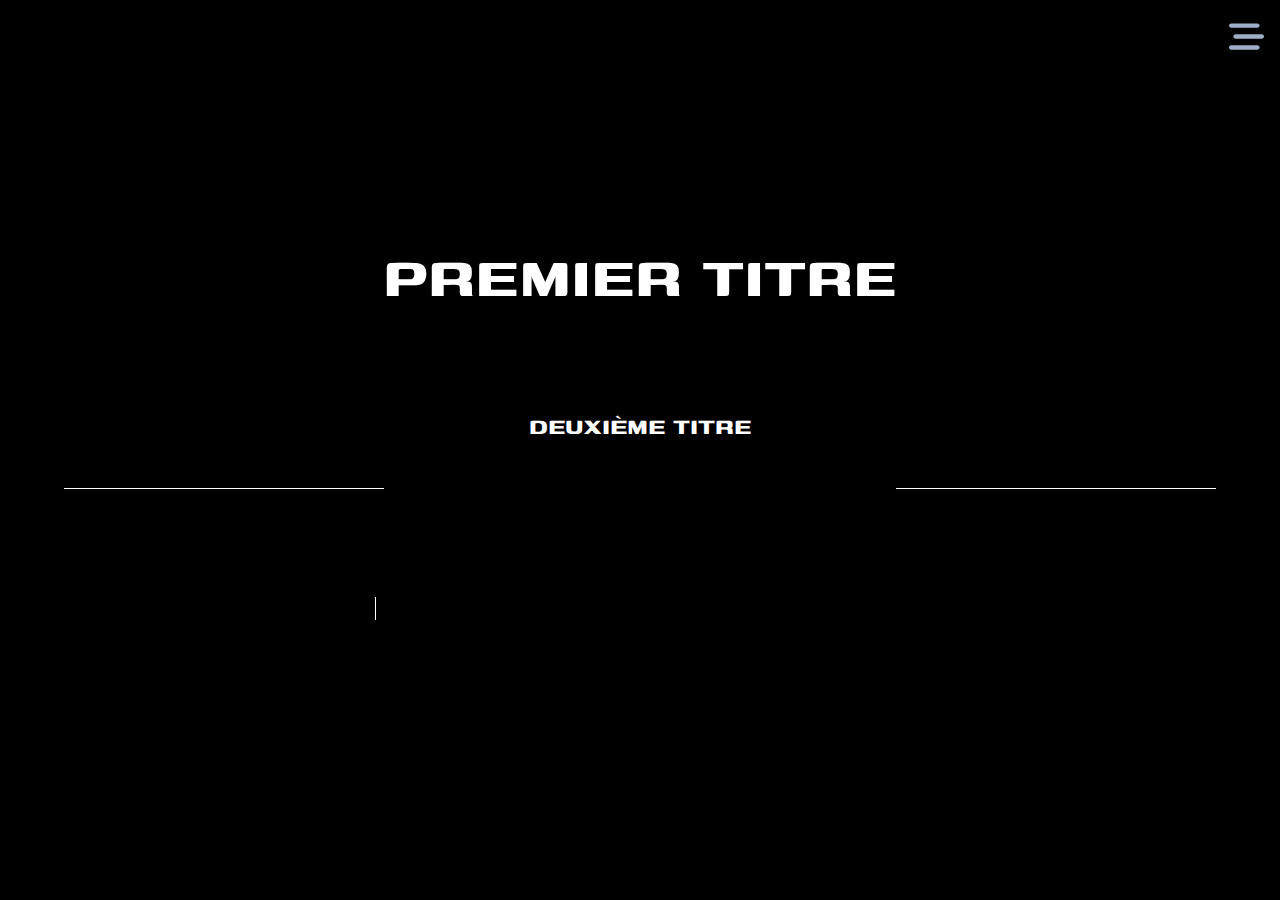
<file: index.html>
<!DOCTYPE html>
<html lang="en">
<head>
    <meta charset="UTF-8">
    <meta name="viewport" content="width=device-width, initial-scale=1.0">
    <title>Home Page</title>
    <meta name="description" content="Main landing page for the site, featuring navigation to Discover, News, Settings, About, Contact, and Legals sections.">
    <meta name="keywords" content="Discover, News, Settings, About, Contact, Legals, Home Page">
    <meta name="author" content="Site Owner">
    <link rel="canonical" href="https://yourdomain.com/">
    <link rel="stylesheet" href="style.css">
    <script src="script.js" defer></script>
</head>
<body>
    <!-- Sidebar Navigation: links to all main sections -->
    <aside id="menu" class="menu" aria-label="Main sidebar" role="navigation">
        <!-- Sidebar close button (SVG cross icon) -->
        <button id="croix" class="span-croix" aria-label="Close menu" tabindex="0" type="button">
            <svg class="svgCroix" xmlns="http://www.w3.org/2000/svg" height="30" width="27" viewBox="0 0 384 512" aria-hidden="true" focusable="false"><title>Close</title><desc>Cross icon to close sidebar</desc><path d="M342.6 150.6c12.5-12.5 12.5-32.8 0-45.3s-32.8-12.5-45.3 0L192 210.7 86.6 105.4c-12.5-12.5-32.8-12.5-45.3 0s-12.5 32.8 0 45.3L146.7 256 41.4 361.4c-12.5 12.5-12.5 32.8 0 45.3s32.8 12.5 45.3 0L192 301.3 297.4 406.6c12.5 12.5 32.8 12.5 45.3 0s12.5-32.8 0-45.3L237.3 256 342.6 150.6z"/></svg>
        </button>
        <ul aria-label="Sidebar navigation">
            <li>
                <a href="Discover ou product/index.html">Discover</a>
            </li>
            <li>
                <a href="News/index.html">News</a>
            </li>
            <li>
                <a href="Settings/index.html">Settings</a>
            </li>
            <li>
                <a href="About ou article/index.html">About</a>
            </li>
            <li>
                <a href="Contact page/index.html">Contact</a>
            </li>
            <li>
                <a href="Legals page/index.html">Legals</a>
            </li>
        </ul>
    </aside>
    <!-- Overlay for sidebar/modal effects -->
    <div class="overlay" aria-hidden="true"></div>
    <!-- Main content area -->
    <main class="main" role="main">
        <div class="grand-container">
            <!-- Main text and titles -->
            <div class="petit-container">
               <h1 class="titre" tabindex="0">PREMIER TITRE</h1>
               <div class="barre1-titre2"></div>
               <h4 class="titre2">Deuxième titre</h4>
               <div class="barre2-titre2"></div>
               <p class="texte"> Lorem ipsum dolor sit amet eiusmod tempor incididunt labore dolore magna. </p>
            </div>
            <!-- Sidebar open button (SVG hamburger icon) -->
            <button title="Open menu" id="btnToggle" class="btn-toggle" type="button" aria-label="Open sidebar" tabindex="0">
                <svg xmlns="http://www.w3.org/2000/svg" height="35" width="35" viewBox="0 0 512 512" aria-hidden="true" focusable="false"><title>Menu</title><desc>Hamburger icon to open sidebar</desc><path fill="#9EADC8" d="M0 96C0 78.3 14.3 64 32 64H416c17.7 0 32 14.3 32 32s-14.3 32-32 32H32C14.3 128 0 113.7 0 96zM64 256c0-17.7 14.3-32 32-32H480c17.7 0 32 14.3 32 32s-14.3 32-32 32H96c-17.7 0-32-14.3-32-32zM448 416c0 17.7-14.3 32-32 32H32c-17.7 0-32-14.3-32-32s14.3-32 32-32H416c17.7 0 32 14.3 32 32z"/></svg>
            </button>
        </div>
    </main>
</body>
</html>
</file>
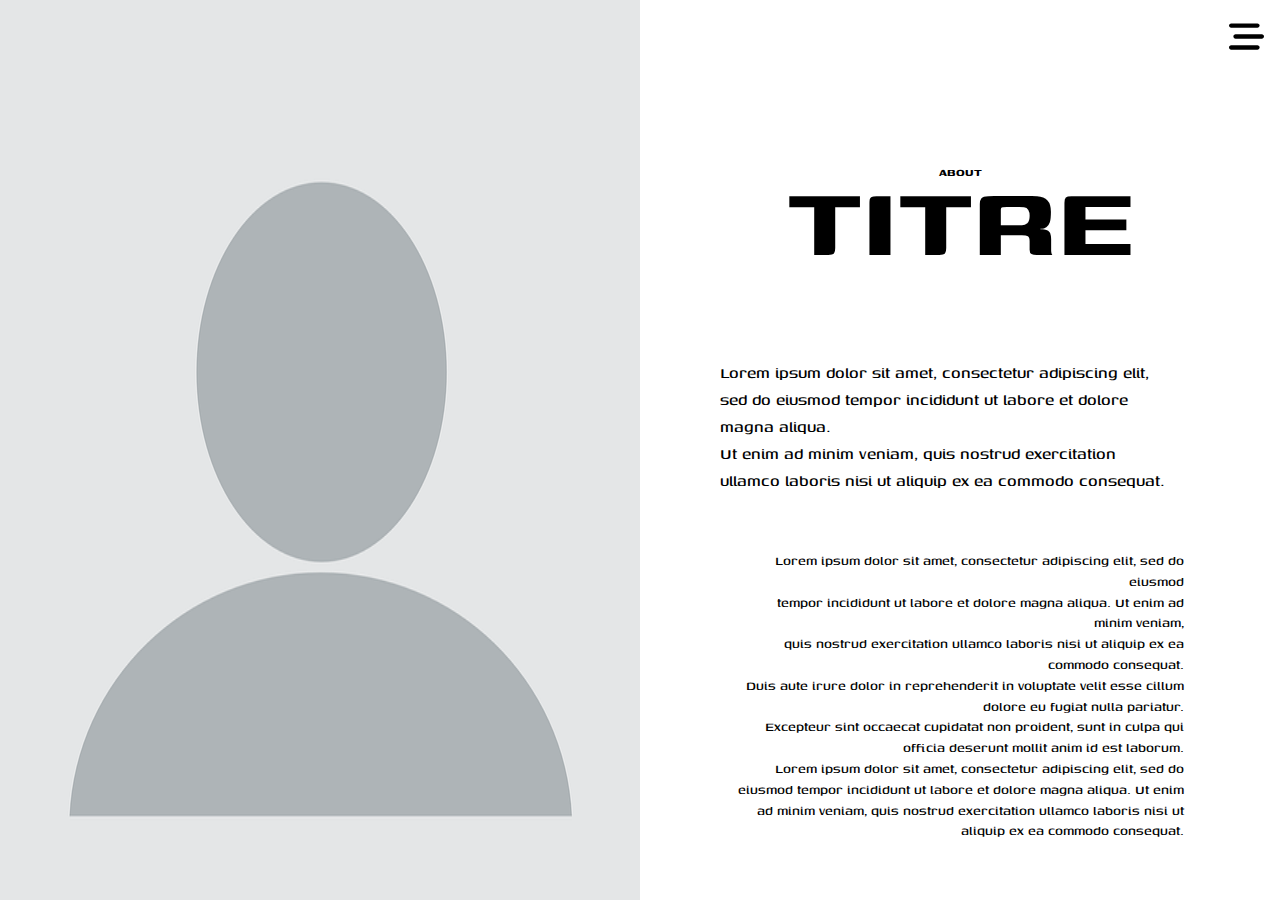
<file: About ou article/index.html>
<!DOCTYPE html>
<html lang="en">
<head>
    <meta charset="UTF-8">
    <meta name="viewport" content="width=device-width, initial-scale=1.0">
    <title>News</title>
    <link rel="stylesheet" href="style.css">
    <script src="/script.js" defer></script>
</head>
<body>
    <!-- Siderbar -->
    <div id="menu" class="menu">
        <span id="croix" class="span-croix">
            <svg class="svgCroix" xmlns="http://www.w3.org/2000/svg" height="30" width="27" viewBox="0 0 384 512"><path d="M342.6 150.6c12.5-12.5 12.5-32.8 0-45.3s-32.8-12.5-45.3 0L192 210.7 86.6 105.4c-12.5-12.5-32.8-12.5-45.3 0s-12.5 32.8 0 45.3L146.7 256 41.4 361.4c-12.5 12.5-12.5 32.8 0 45.3s32.8 12.5 45.3 0L192 301.3 297.4 406.6c12.5 12.5 32.8 12.5 45.3 0s12.5-32.8 0-45.3L237.3 256 342.6 150.6z"/></svg>
        </span>
        <ul>
            <li>
                <a href="../index.html">HOME</a>
            </li>
            <li>
                <a href="../Discobackdrop-filter: blur(15px);ver ou product/index.html">Discover</a>
            </li>
            <li>
                <a href="../News/index.html">News</a>
            </li>
            <li>
                <a href="../Settings/index.html">Settings</a>
            </li>
            <li>
                <a href="../About ou article/index.html">About</a>
            </li>
            <li>
                <a href="../Contact page/index.html">Contact</a>
            </li>
            <li>
                <a href="../Legals page/index.html">Legals</a>
            </li>
        </ul>
    </div>
    <div class="overlay"></div>
    <section class="body">
        <div class="container-img">
            <div class="div-img">
                <img class="img" src="/img/profile-picture.webp" alt="img">
            </div>
        </div>
        <div class="main">
            <div class="div-artclie">
                <section class="article">
                    <div class="div div-header">
                        <h5 class="text header">about</h5>
                    </div>
                    <div class="div div-section-titre">
                        <h2 class="text section-titre">TITRE</h2>
                    </div>
                    <div class="div div-presentation">
                        <p class="text presentation">Lorem ipsum dolor sit amet, consectetur adipiscing elit, sed do eiusmod tempor incididunt ut labore et dolore magna aliqua.<br> Ut enim ad minim veniam, quis nostrud exercitation ullamco laboris nisi ut aliquip ex ea commodo consequat.</p>
                    </div>
                    <div class="div div-section-paragraphe">
                        <p class="text section-paragraphe">Lorem ipsum dolor sit amet, consectetur adipiscing elit, sed do eiusmod<br> tempor incididunt ut labore et dolore magna aliqua. Ut enim ad minim veniam,<br> quis nostrud exercitation ullamco laboris nisi ut aliquip ex ea commodo consequat.<br> Duis aute irure dolor in reprehenderit in voluptate velit esse cillum dolore eu fugiat nulla pariatur.<br> Excepteur sint occaecat cupidatat non proident, sunt in culpa qui officia deserunt mollit anim id est laborum.<br> Lorem ipsum dolor sit amet, consectetur adipiscing elit, sed do eiusmod tempor incididunt ut labore et dolore magna aliqua. Ut enim ad minim veniam, quis nostrud exercitation ullamco laboris nisi ut aliquip ex ea commodo consequat.</p>
                    </div>
                </section>
            </div>
        </div>
        <button title="menu" id="btnToggle" class="btn-toggle" type="button"><svg xmlns="http://www.w3.org/2000/svg" height="35" width="35" viewBox="0 0 512 512"><path fill="#000" d="M0 96C0 78.3 14.3 64 32 64H416c17.7 0 32 14.3 32 32s-14.3 32-32 32H32C14.3 128 0 113.7 0 96zM64 256c0-17.7 14.3-32 32-32H480c17.7 0 32 14.3 32 32s-14.3 32-32 32H96c-17.7 0-32-14.3-32-32zM448 416c0 17.7-14.3 32-32 32H32c-17.7 0-32-14.3-32-32s14.3-32 32-32H416c17.7 0 32 14.3 32 32z"/></svg></button>
    </section>
</body>
</html>
</file>
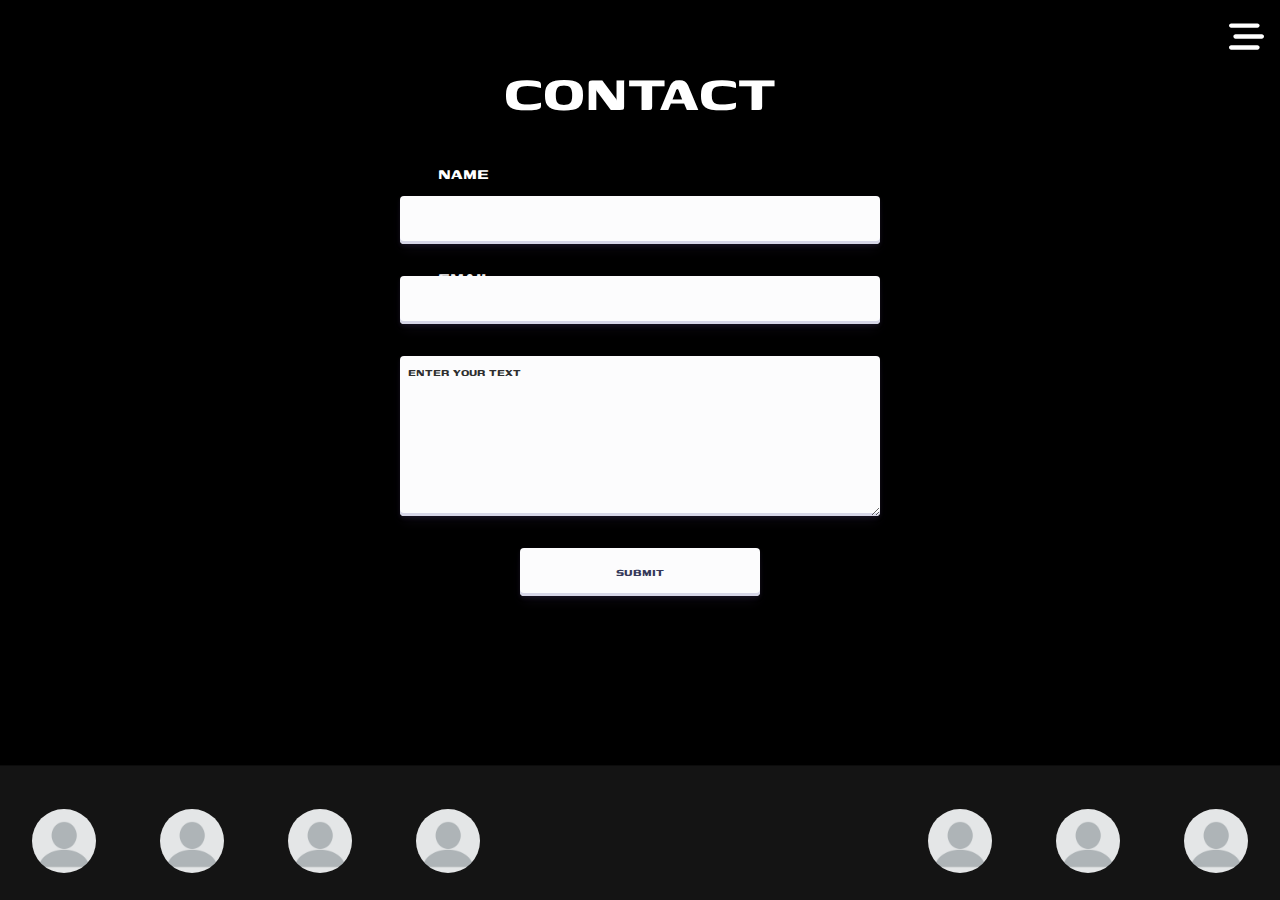
<file: Contact page/index.html>
<!DOCTYPE html>
<html lang="en">
<head>
    <meta charset="UTF-8">
    <meta name="viewport" content="width=device-width, initial-scale=1.0">
    <title>News</title>
    <link rel="stylesheet" href="style.css">
    <script src="/script.js" defer></script>
</head>
<body>
    <!-- Siderbar -->
    <div id="menu" class="menu">
        <span id="croix" class="span-croix">
            <svg class="svgCroix" xmlns="http://www.w3.org/2000/svg" height="30" width="27" viewBox="0 0 384 512"><path d="M342.6 150.6c12.5-12.5 12.5-32.8 0-45.3s-32.8-12.5-45.3 0L192 210.7 86.6 105.4c-12.5-12.5-32.8-12.5-45.3 0s-12.5 32.8 0 45.3L146.7 256 41.4 361.4c-12.5 12.5-12.5 32.8 0 45.3s32.8 12.5 45.3 0L192 301.3 297.4 406.6c12.5 12.5 32.8 12.5 45.3 0s12.5-32.8 0-45.3L237.3 256 342.6 150.6z"/></svg>
        </span>
        <ul>
            <li class="li-menu">
                <a href="../index.html">HOME</a>
            </li>
            <li class="li-menu">
                <a href="../Discover ou product/index.html">Discover</a>
            </li class="li-menu">
            <li class="li-menu">
                <a href="../News/index.html">News</a>
            </li>
            <li class="li-menu">
                <a href="../Settings/index.html">Settings</a>
            </li>
            <li class="li-menu">
                <a href="../About ou article/index.html">About</a>
            </li>
            <li class="li-menu"> 
                <a href="../Contact page/index.html">Contact</a>
            </li>
            <li class="li-menu">
                <a href="../Legals page/index.html">Legals</a>
            </li>
        </ul>
    </div>
    <div class="overlay"></div>
    <div class="container">
        <div class="section">
            <header class="header">
                <h2 class="titre">Contact</h2>
            </header>
            <div class="main">
                <form class="form" action="get">
                    <label class="label1" for="name">name</label>
                    <input class="bouton marge" id="name" name="name" type="text" autocomplete="name">
                    <label class="label2" for="email">email</label>
                    <input class="bouton marge" id="email" name="email" type="email" autocomplete="email">
                    <textarea class="bouton-mess marge" name="mess" id="mess" cols="30" rows="10" placeholder="Enter your text"></textarea>
                    <input class="bouton-submit marge" type="submit">
                </form>
            </div>
            <footer class="footer">
                <div class="footer-left">
                    <ul class="position-img">
                        <li class="li2">
                            <a class="li2-a" href="#"><img class="img-liens" src="/img/profile-picture.webp" alt="img"></a>
                        </li>
                        <li class="li2">
                            <a class="li2-a" href="#"><img class="img-liens" src="/img/profile-picture.webp" alt="img"></a>
                        </li>
                        <li class="li2">
                            <a class="li2-a" href="#"><img class="img-liens" src="/img/profile-picture.webp" alt="img"></a>
                        </li>
                        <li class="li2">
                            <a class="li2-a" href="#"><img class="img-liens" src="/img/profile-picture.webp" alt="img"></a>
                        </li>
                    </ul>
                </div>
                <div class="footer-right">
                    <ul class="position-img">
                        <li class="li2">
                            <a class="li2-a" href="#"><img class="img-liens" src="/img/profile-picture.webp" alt="img"></a>
                        </li>
                        <li class="li2">
                            <a class="li2-a" href="#"><img class="img-liens" src="/img/profile-picture.webp" alt="img"></a>
                        </li>
                        <li class="li2">
                            <a class="li2-a" href="#"><img class="img-liens" src="/img/profile-picture.webp" alt="img"></a>
                        </li>
                    </ul>
                </div>
            </footer>
        </div>
    </div>
    <button title="menu" id="btnToggle" class="btn-toggle" type="button"><svg xmlns="http://www.w3.org/2000/svg" height="35" width="35" viewBox="0 0 512 512"><path fill="#fff" d="M0 96C0 78.3 14.3 64 32 64H416c17.7 0 32 14.3 32 32s-14.3 32-32 32H32C14.3 128 0 113.7 0 96zM64 256c0-17.7 14.3-32 32-32H480c17.7 0 32 14.3 32 32s-14.3 32-32 32H96c-17.7 0-32-14.3-32-32zM448 416c0 17.7-14.3 32-32 32H32c-17.7 0-32-14.3-32-32s14.3-32 32-32H416c17.7 0 32 14.3 32 32z"/></svg></button>
</body>
</html>
</file>
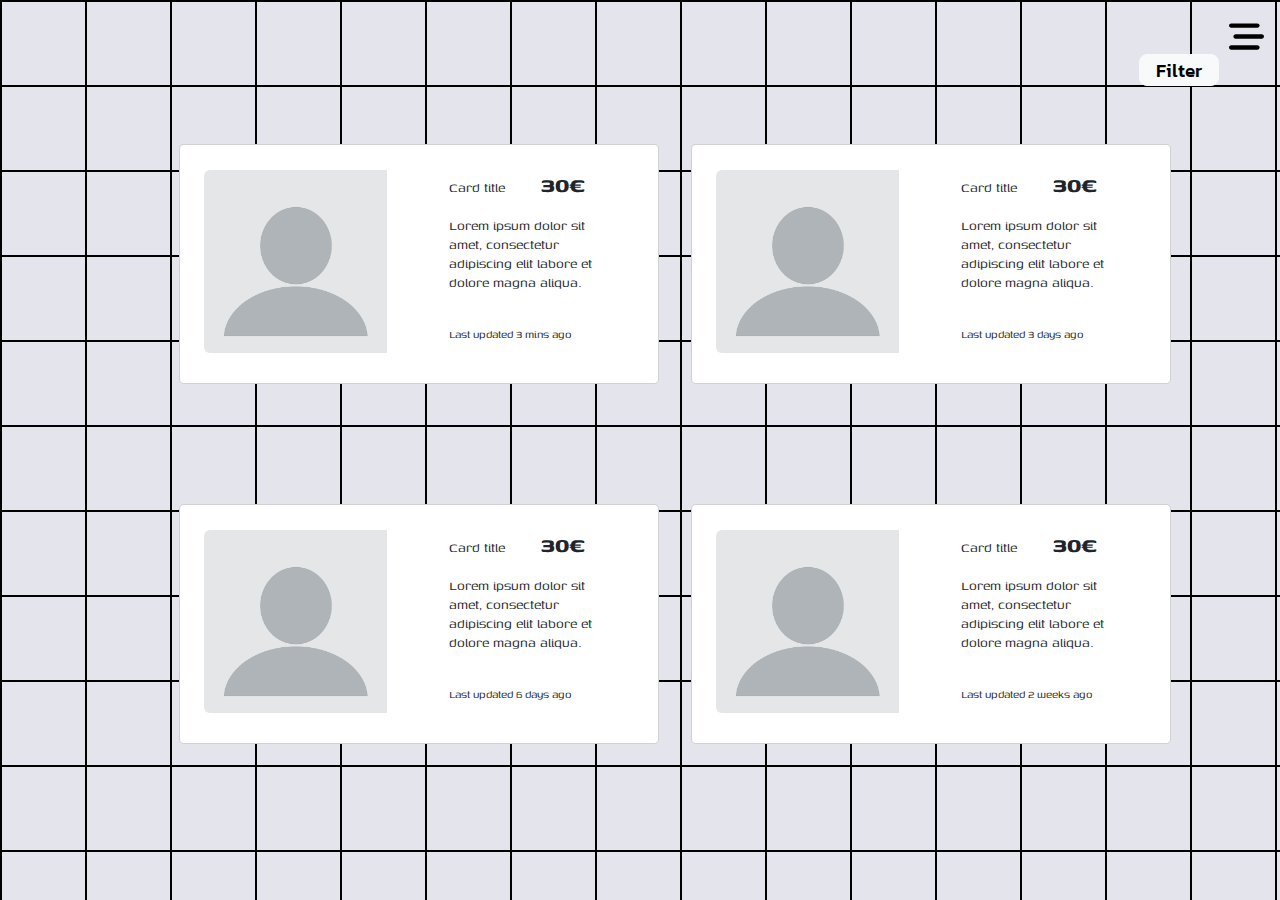
<file: Discover ou product/index.html>
<!DOCTYPE html>
<html lang="en">
<head>
  <meta charset="UTF-8">
  <meta name="viewport" content="width=device-width, initial-scale=1.0">
  <link rel="stylesheet" href="style.css">
  <script src="text.js" defer></script>
  <title>Document</title>
</head>
<body>
  <div id="menu" class="menu">
    <span id="croix" class="span-croix">
      <svg class="svgCroix" xmlns="http://www.w3.org/2000/svg" height="30" width="27" viewBox="0 0 384 512"><path d="M342.6 150.6c12.5-12.5 12.5-32.8 0-45.3s-32.8-12.5-45.3 0L192 210.7 86.6 105.4c-12.5-12.5-32.8-12.5-45.3 0s-12.5 32.8 0 45.3L146.7 256 41.4 361.4c-12.5 12.5-12.5 32.8 0 45.3s32.8 12.5 45.3 0L192 301.3 297.4 406.6c12.5 12.5 32.8 12.5 45.3 0s12.5-32.8 0-45.3L237.3 256 342.6 150.6z"/></svg>
    </span>
    <ul>
      <li>
        <a href="../index.html">HOME</a>
      </li>
      <li>
        <a href="../Discover ou product/index.html">Discover</a>
      </li>
      <li>
        <a href="../News/index.html">News</a>
      </li>
      <li>
        <a href="../Settings/index.html">Settings</a>
      </li>
      <li>
        <a href="../About ou article/index.html">About</a>
      </li>
      <li>
        <a href="../Contact page/index.html">Contact</a>
      </li>
      <li>
        <a href="../Legals page/index.html">Legals</a>
      </li>
    </ul>
  </div>
  <div class="overlay"></div>
  <section class="container">
    <!-- Header -->
    <div class="header">
      <button type="button" id="btn-filter" class="btn-filter">Filter</button>
      <form class="form" id="form" method="GET" action="#"  target="_self">
        <label class="label" for="genres">Genre</label><br>
        <select class="select select-genres" id="genres">
           <option class="option option-genres" value="M">Men</option>
           <option class="option option-genres" value="W">Woman</option>
           <option class="option option-genres" value="U">Unisex</option>
           <option class="option option-genres" value="K">Kids</option>
        </select> <br><br>
        <label class="label" for="colors">Colors</label><br>
        <select class="select select-colors" id="colors">
           <option class="option option-colors" value="black">Black</option>
           <option class="option option-colors" value="white">White</option>
           <option class="option option-colors" value="multi">Color</option>
        </select> <br><br>
        <label class="label" for="products">Products</label><br>
        <select class="select select-products" id="products">
           <option class="option option-products" value="shoes">Accessoires</option>
           <option class="option option-products" value="shirt">Jewerly</option>
           <option class="option option-products" value="keys">Goodies</option>
           <option class="option option-products" value="glasses">Others</option>
        </select> <br><br>
        <label class="label" for="price">Price</label><br>
        <select class="select select-price" id="price">
          <option class="option option-price" value="free">Free</option>
          <option class="option option-price" value="€">€</option>
          <option class="option option-price" value="€€">€€</option>
          <option class="option option-price" value="€€€">€€€</option>
        </select> <br><br>
        <label class="label" for="others">Others</label><br>
        <select class="select select-tailles" id="others">
           <option class="option option-tailles" value="news">News</option>
           <option class="option option-tailles" value="soldes">Soldes</option>
           <option class="option option-tailles" value="features">Features</option>
           <option class="option option-tailles" value="mystere">Mystery</option>
        </select> <br><br>
        <label class="label" for="sortBy">Sort by</label><br>
        <select class="select select-sortby" id="sortBy">
           <option class="option option-sortby" value="Low to high">Low to high price</option>
           <option class="option option-sortby" value="High to low">High to low price</option>
           <option class="option option-sortby" value="Recently">Recently</option>
           <option class="option option-sortby" value="Older">Latest</option>
        </select> <br><br>
     </form>
    </div>
    <div class="leftSide">
      <button title="menu" id="btnToggle" class="btn-toggle" type="button">
        <svg xmlns="http://www.w3.org/2000/svg" height="35" width="35" viewBox="0 0 512 512"><path fill="#000000" d="M0 96C0 78.3 14.3 64 32 64H416c17.7 0 32 14.3 32 32s-14.3 32-32 32H32C14.3 128 0 113.7 0 96zM64 256c0-17.7 14.3-32 32-32H480c17.7 0 32 14.3 32 32s-14.3 32-32 32H96c-17.7 0-32-14.3-32-32zM448 416c0 17.7-14.3 32-32 32H32c-17.7 0-32-14.3-32-32s14.3-32 32-32H416c17.7 0 32 14.3 32 32z"/></svg>
      </button>
    </div>
    <!-- body -->
    <div class="body">
      <div class="container-allCard">
        <div class="card-container1">
          <div class="card">
            <div class="row">
              <div class="col">
                <img class="img-fluid rounded-start" src="/img/profile-picture.webp" alt="img">
              </div>
              <div class="col">
                <div class="card-body">
                  <h5 class="card-title">Card title</h5>
                  <h4 class="price">30€</h4>
                  <p class="card-text">Lorem ipsum dolor sit amet, consectetur adipiscing elit labore et dolore magna aliqua.</p>
                  <p class="card-text"><small>Last updated 3 mins ago</small></p>
                </div>
              </div>
            </div>
          </div>
        </div>
        <div class="card-container2">
          <div class="card">
            <div class="row">
              <div class="col">
                <img class="img-fluid rounded-start" src="/img/profile-picture.webp" alt="img">
              </div>
              <div class="col">
                <div class="card-body">
                  <h5 class="card-title">Card title</h5>
                  <h4 class="price">30€</h4>
                  <p class="card-text">Lorem ipsum dolor sit amet, consectetur adipiscing elit labore et dolore magna aliqua.</p>
                  <p class="card-text"><small>Last updated 6 days ago</small></p>
                </div>
              </div>
            </div>
          </div>
        </div>
        <div class="card-container3">
          <div class="card">
            <div class="row">
              <div class="col">
                <img class="img-fluid rounded-start" src="/img/profile-picture.webp" alt="img">
              </div>
              <div class="col">
                <div class="card-body">
                  <h5 class="card-title">Card title</h5>
                  <h4 class="price">30€</h4>
                  <p class="card-text">Lorem ipsum dolor sit amet, consectetur adipiscing elit labore et dolore magna aliqua.</p>
                  <p class="card-text"><small>Last updated 3 days ago</small></p>
                </div>
              </div>
            </div>
          </div>
        </div>
        <div class="card-container4">
          <div class="card">
            <div class="row">
              <div class="col">
                <img class="img-fluid rounded-start" src="/img/profile-picture.webp" alt="img">
              </div>
              <div class="col">
                <div class="card-body">
                  <h5 class="card-title">Card title</h5>
                  <h4 class="price">30€</h4>
                  <p class="card-text">Lorem ipsum dolor sit amet, consectetur adipiscing elit labore et dolore magna aliqua.</p>
                  <p class="card-text"><small>Last updated 2 weeks ago</small></p>
                </div>
              </div>
            </div>
          </div>
        </div>
      </div>
    </div>
  </section>
</body>
</html>
</file>
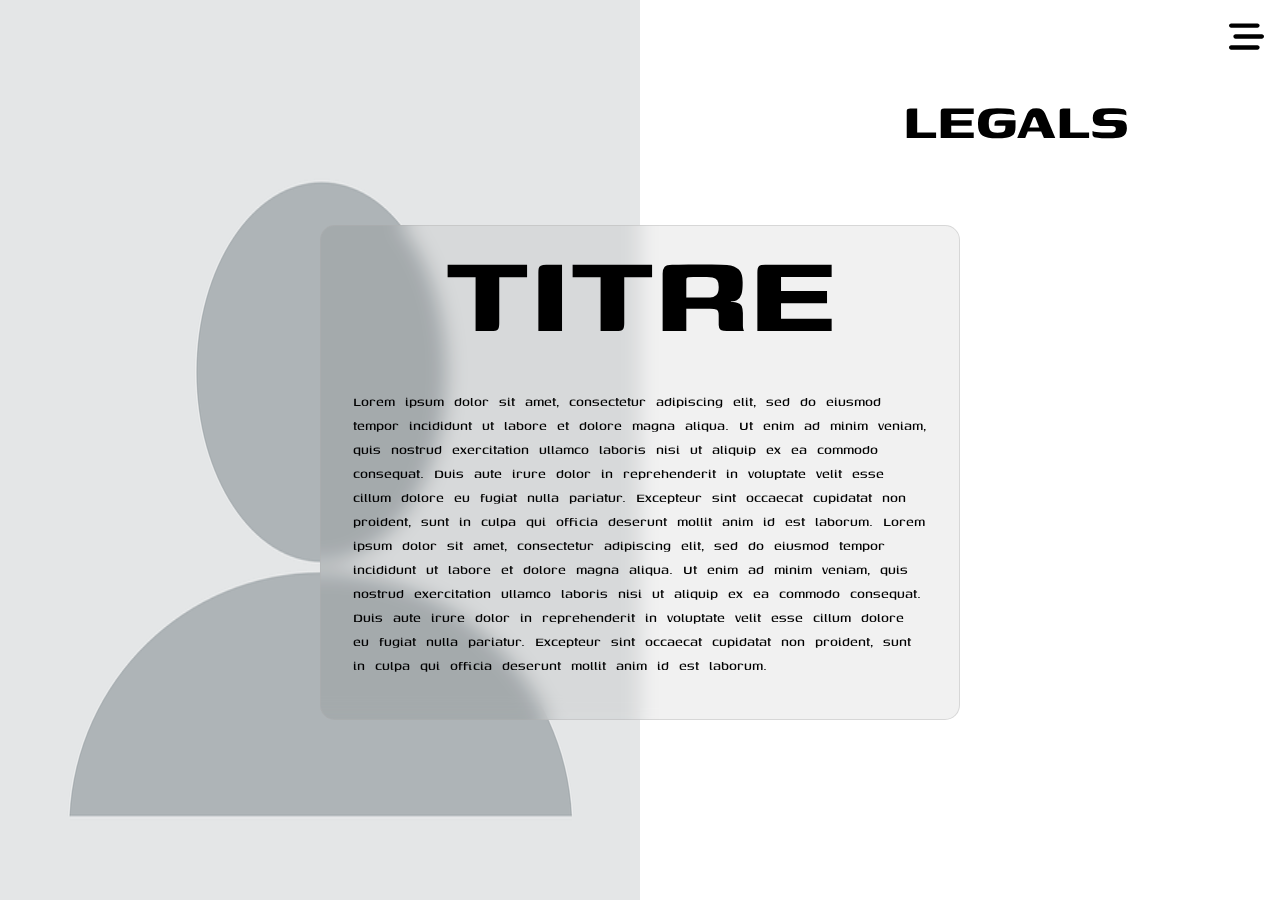
<file: Legals page/index.html>
<!DOCTYPE html>
<html lang="en">
<head>
    <meta charset="UTF-8">
    <meta name="viewport" content="width=device-width, initial-scale=1.0">
    <title>News</title>
    <link rel="stylesheet" href="style.css">
    <script src="/script.js" defer></script>
</head>
<body>
    <!-- Siderbar -->
    <div id="menu" class="menu">
        <span id="croix" class="span-croix">
            <svg class="svgCroix" xmlns="http://www.w3.org/2000/svg" height="30" width="27" viewBox="0 0 384 512"><path d="M342.6 150.6c12.5-12.5 12.5-32.8 0-45.3s-32.8-12.5-45.3 0L192 210.7 86.6 105.4c-12.5-12.5-32.8-12.5-45.3 0s-12.5 32.8 0 45.3L146.7 256 41.4 361.4c-12.5 12.5-12.5 32.8 0 45.3s32.8 12.5 45.3 0L192 301.3 297.4 406.6c12.5 12.5 32.8 12.5 45.3 0s12.5-32.8 0-45.3L237.3 256 342.6 150.6z"/></svg>
        </span>
        <ul>
            <li class="li-menu">
                <a href="../index.html">HOME</a>
            </li>
            <li class="li-menu">
                <a href="../Discover ou product/index.html">Discover</a>
            </li class="li-menu">
            <li class="li-menu">
                <a href="../News/index.html">News</a>
            </li>
            <li class="li-menu">
                <a href="../Settings/index.html">Settings</a>
            </li>
            <li class="li-menu">
                <a href="../About ou article/index.html">About</a>
            </li>
            <li class="li-menu"> 
                <a href="../Contact page/index.html">Contact</a>
            </li>
            <li class="li-menu">
                <a href="../Legals page/index.html">Legals</a>
            </li>
        </ul>
    </div>
    <div class="overlay"></div>
    <section class="main">
        <div class="mainLeft">
            <img class="img-main" src="/img/profile-picture.webp" alt="img">
        </div>
        <div class="mainRight">
            <div class="div-titre">
                <h2 class="titre">LEGALS</h2>
            </div>
        </div>
    </section>
    <section class="container">
        <div class="top">
            <div class="top-titre">
                <h4 class="titre2">titre</h4>
            </div>
        </div>
        <div class="bottom">
            <div class="div-paragraphe">
                <p class="paragraphe">Lorem ipsum dolor sit amet, consectetur adipiscing elit, sed do eiusmod tempor incididunt ut labore et dolore magna aliqua. Ut enim ad minim veniam, quis nostrud exercitation ullamco laboris nisi ut aliquip ex ea commodo consequat. Duis aute irure dolor in reprehenderit in voluptate velit esse cillum dolore eu fugiat nulla pariatur. Excepteur sint occaecat cupidatat non proident, sunt in culpa qui officia deserunt mollit anim id est laborum. Lorem ipsum dolor sit amet, consectetur adipiscing elit, sed do eiusmod tempor incididunt ut labore et dolore magna aliqua. Ut enim ad minim veniam, quis nostrud exercitation ullamco laboris nisi ut aliquip ex ea commodo consequat. Duis aute irure dolor in reprehenderit in voluptate velit esse cillum dolore eu fugiat nulla pariatur. Excepteur sint occaecat cupidatat non proident, sunt in culpa qui officia deserunt mollit anim id est laborum.</p>
            </div>
        </div>
    </section>
    <button title="menu" id="btnToggle" class="btn-toggle" type="button"><svg xmlns="http://www.w3.org/2000/svg" height="35" width="35" viewBox="0 0 512 512"><path fill="#000" d="M0 96C0 78.3 14.3 64 32 64H416c17.7 0 32 14.3 32 32s-14.3 32-32 32H32C14.3 128 0 113.7 0 96zM64 256c0-17.7 14.3-32 32-32H480c17.7 0 32 14.3 32 32s-14.3 32-32 32H96c-17.7 0-32-14.3-32-32zM448 416c0 17.7-14.3 32-32 32H32c-17.7 0-32-14.3-32-32s14.3-32 32-32H416c17.7 0 32 14.3 32 32z"/></svg></button>
</body>
</html>
</file>
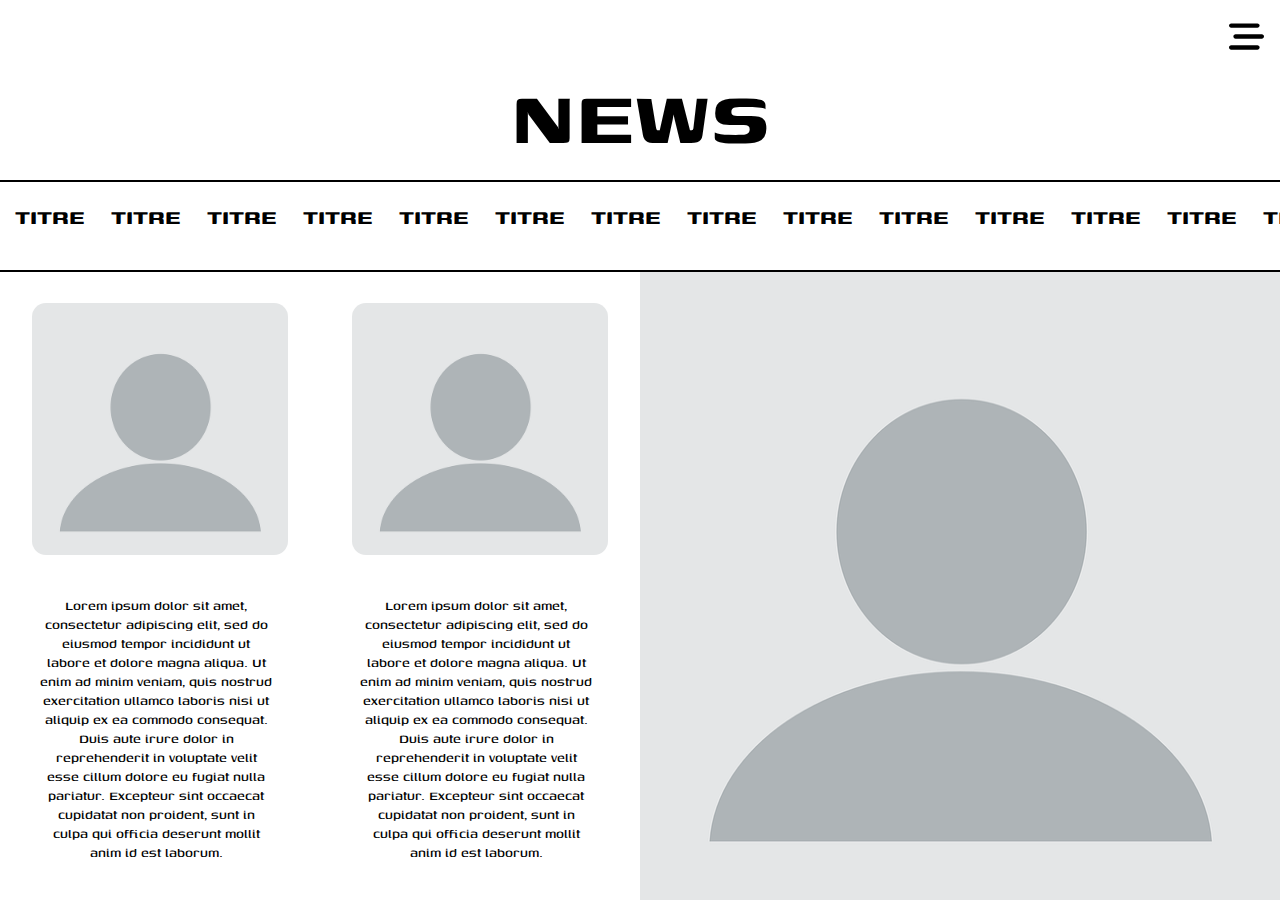
<file: News/index.html>
<!DOCTYPE html>
<html lang="en">
<head>
    <meta charset="UTF-8">
    <meta name="viewport" content="width=device-width, initial-scale=1.0">
    <title>News</title>
    <link rel="stylesheet" href="style.css">
    <script src="/script.js" defer></script>
</head>
<body>
        <!-- Siderbar -->
        <div id="menu" class="menu">
            <span id="croix" class="span-croix">
                <svg class="svgCroix" xmlns="http://www.w3.org/2000/svg" height="30" width="27" viewBox="0 0 384 512"><path d="M342.6 150.6c12.5-12.5 12.5-32.8 0-45.3s-32.8-12.5-45.3 0L192 210.7 86.6 105.4c-12.5-12.5-32.8-12.5-45.3 0s-12.5 32.8 0 45.3L146.7 256 41.4 361.4c-12.5 12.5-12.5 32.8 0 45.3s32.8 12.5 45.3 0L192 301.3 297.4 406.6c12.5 12.5 32.8 12.5 45.3 0s12.5-32.8 0-45.3L237.3 256 342.6 150.6z"/></svg>
            </span>
            <ul>
                <li>
                    <a href="../index.html">HOME</a>
                </li>
                <li>
                    <a href="../Discover ou product/index.html">Discover</a>
                </li>
                <li>
                    <a href="../News/index.html">News</a>
                </li>
                <li>
                    <a href="../Settings/index.html">Settings</a>
                </li>
                <li>
                    <a href="../About ou article/index.html">About</a>
                </li>
                <li>
                    <a href="../Contact page/index.html">Contact</a>
                </li>
                <li>
                    <a href="../Legals page/index.html">Legals</a>
                </li>
            </ul>
        </div>
        <div class="overlay"></div>
    <section class="container">
        <div class="container-header">
            <div class="header">
                <h2 class="titre-header">news</h2>
            </div> 
        </div>
        <div class="ligne1"></div>
        <div class="container-section">
            <div class="section">
                <h4 class="titre-section">titre titre titre titre titre titre titre titre titre titre titre titre titre titre titre titre titre titre titre titre titre titre titre titre titre titre titre titre titre titre titre titre titre titre titre titre titre titre titre titre titre titre titre titre titre titre </h4>
            </div>
        </div>
        <div class="container-main">
            <div class="main">
                <div class="leftSide">
                    <section class="article">
                        <div class="top">
                            <div class="imgLeft">
                                <img class="img" src="/img/profile-picture.webp" alt="imgL">
                            </div>
                            <div class="imgRight">
                                <img class="img" src="/img/profile-picture.webp" alt="imgL">
                            </div>
                        </div>
                        <div class="bottom">
                            <p class="paragraphe-left">Lorem ipsum dolor sit amet, consectetur adipiscing elit, sed do eiusmod tempor incididunt ut labore et dolore magna aliqua. Ut enim ad minim veniam, quis nostrud exercitation ullamco laboris nisi ut aliquip ex ea commodo consequat. Duis aute irure dolor in reprehenderit in voluptate velit esse cillum dolore eu fugiat nulla pariatur. Excepteur sint occaecat cupidatat non proident, sunt in culpa qui officia deserunt mollit anim id est laborum.</p>
                            <p class="paragraphe-right">Lorem ipsum dolor sit amet, consectetur adipiscing elit, sed do eiusmod tempor incididunt ut labore et dolore magna aliqua. Ut enim ad minim veniam, quis nostrud exercitation ullamco laboris nisi ut aliquip ex ea commodo consequat. Duis aute irure dolor in reprehenderit in voluptate velit esse cillum dolore eu fugiat nulla pariatur. Excepteur sint occaecat cupidatat non proident, sunt in culpa qui officia deserunt mollit anim id est laborum.</p>
                        </div>
                    </section>
                </div>
                <div class="rightSide">
                    <img class="imgR" src="/img/profile-picture.webp" alt="img">
                </div>
            </div>
        </div>
        <button title="menu" id="btnToggle" class="btn-toggle" type="button"><svg xmlns="http://www.w3.org/2000/svg" height="35" width="35" viewBox="0 0 512 512"><path fill="#000" d="M0 96C0 78.3 14.3 64 32 64H416c17.7 0 32 14.3 32 32s-14.3 32-32 32H32C14.3 128 0 113.7 0 96zM64 256c0-17.7 14.3-32 32-32H480c17.7 0 32 14.3 32 32s-14.3 32-32 32H96c-17.7 0-32-14.3-32-32zM448 416c0 17.7-14.3 32-32 32H32c-17.7 0-32-14.3-32-32s14.3-32 32-32H416c17.7 0 32 14.3 32 32z"/></svg></button>
    </section>
</body>
</html>
</file>
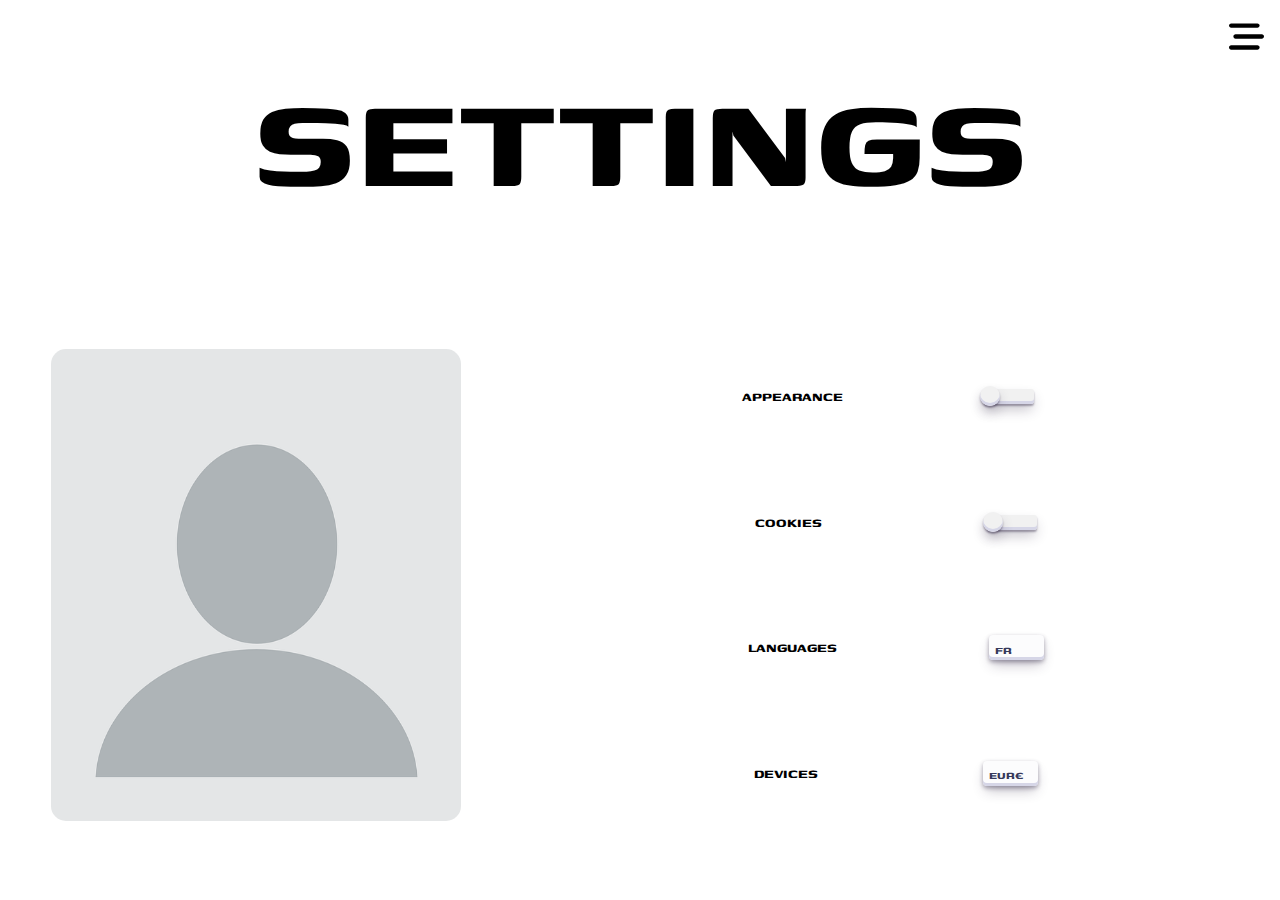
<file: Settings/index.html>
<!DOCTYPE html>
<html lang="en">
<head>
    <meta charset="UTF-8">
    <meta name="viewport" content="width=device-width, initial-scale=1.0">
    <title>Settings</title>
    <link rel="stylesheet" href="style.css">
    <script src="/script.js" defer></script>
</head>
<body>
    <!-- Sidebar Navigation -->
    <aside id="menu" class="menu" aria-label="Settings sidebar" role="navigation">
        <!-- Sidebar close button -->
        <button id="croix" class="span-croix" aria-label="Close menu" tabindex="0" type="button">
            <svg class="svgCroix" xmlns="http://www.w3.org/2000/svg" height="30" width="27" viewBox="0 0 384 512" aria-hidden="true" focusable="false"><title>Close</title><desc>Cross icon to close sidebar</desc><path d="M342.6 150.6c12.5-12.5 12.5-32.8 0-45.3s-32.8-12.5-45.3 0L192 210.7 86.6 105.4c-12.5-12.5-32.8-12.5-45.3 0s-12.5 32.8 0 45.3L146.7 256 41.4 361.4c-12.5 12.5-12.5 32.8 0 45.3s32.8 12.5 45.3 0L192 301.3 297.4 406.6c12.5 12.5 32.8 12.5 45.3 0s12.5-32.8 0-45.3L237.3 256 342.6 150.6z"/></svg>
        </button>
        <ul aria-label="Sidebar navigation">
            <li class="li-menu"><a href="../index.html">HOME</a></li>
            <li class="li-menu"><a href="../Discover ou product/index.html">Discover</a></li>
            <li class="li-menu"><a href="../News/index.html">News</a></li>
            <li class="li-menu"><a href="../Settings/index.html">Settings</a></li>
            <li class="li-menu"><a href="../About ou article/index.html">About</a></li>
            <li class="li-menu"><a href="../Contact page/index.html">Contact</a></li>
            <li class="li-menu"><a href="../Legals page/index.html">Legals</a></li>
        </ul>
    </aside>
    <!-- Overlay for sidebar/modal effects -->
    <div class="overlay" aria-hidden="true"></div>
    <!-- Settings main section -->
    <section class="container">
        <div class="container-titre">
            <div class="titre">
                <h2 class="h2-titre" tabindex="0">SETTINGS</h2>
            </div> 
        </div>
        <div class="main">
            <!-- Left profile image -->
            <div class="left">
                <img class="imgLeft" src="/img/profile-picture.webp" alt="Profile picture">
            </div>
            <!-- Right settings controls -->
            <div class="right">
                <!-- Appearance toggle -->
                <div class="div1">
                    <h4 class="h4-titre">Appearance</h4>
                    <div class="box">
                        <input class="input-box" id="checkbox" type="checkbox" aria-label="Toggle appearance">
                        <label class="label-box" for="checkbox"></label>
                    </div>
                </div>
                <!-- Cookies toggle -->
                <div class="div2">
                    <h4 class="h4-titre">Cookies</h4>
                    <div class="box2">
                        <input class="input-box2" id="checkbox2" type="checkbox" aria-label="Toggle cookies">
                        <label class="label-box2" for="checkbox2"></label>
                    </div> 
                </div>
                <!-- Language selection -->
                <div class="div3">
                    <h4 class="h4-titre">Languages</h4>
                    <select class="select" name="lang" id="lang" aria-label="Select language">
                        <option class="options" value="fr">fr</option>
                        <option class="options" value="en">en</option>
                    </select>
                </div>
                <!-- Device/currency selection -->
                <div class="div4">
                    <h4 class="h4-titre">Devices</h4>
                    <select class="select" name="device" id="device" aria-label="Select device/currency">
                        <option class="options" value="euro">eur€</option>
                        <option class="options" value="dollars">dol$</option>
                    </select>
                </div>
            </div>            
        </div>
    </section>
    <!-- Sidebar open button -->
    <button title="Open menu" id="btnToggle" class="btn-toggle" type="button" aria-label="Open sidebar" tabindex="0">
        <svg xmlns="http://www.w3.org/2000/svg" height="35" width="35" viewBox="0 0 512 512" aria-hidden="true" focusable="false"><title>Menu</title><desc>Hamburger icon to open sidebar</desc><path fill="#000" d="M0 96C0 78.3 14.3 64 32 64H416c17.7 0 32 14.3 32 32s-14.3 32-32 32H32C14.3 128 0 113.7 0 96zM64 256c0-17.7 14.3-32 32-32H480c17.7 0 32 14.3 32 32s-14.3 32-32 32H96c-17.7 0-32-14.3-32-32zM448 416c0 17.7-14.3 32-32 32H32c-17.7 0-32-14.3-32-32s14.3-32 32-32H416c17.7 0 32 14.3 32 32z"/></svg>
    </button>
</body>
</html>
</file>
<file: style.css>
@import url('https://fonts.googleapis.com/css2?family=Genos:ital,wght@0,100..900;1,100..900&display=swap');
@import url('https://fonts.googleapis.com/css2?family=Raleway:ital,wght@0,100..900;1,100..900&display=swap');

* {
    margin: 0;
    padding: 0;
    box-sizing: border-box;
}
body {
    font-family: "Genos", sans-serif;
    font-weight: normal;
    font-style: normal;
    font-size: 16px;
}
.menu {
    position: fixed;
    right: 0;
    top: 0;
    width: 350px;
    background: #fff;
    z-index: 9999;
    height: 100vh;
    transition: 0.3s;
    transform: translateX(100%);
}

.span-croix {
    display: block;
    position: absolute;
    top: 0;
    left: 0;
    cursor: pointer;
    z-index: 1;
    padding: 10px 20px;
    padding-top: 15px;
}
ul {
    padding: 20px;
    padding-top: 60px;
    list-style-type: none;
}
ul li {
    margin-bottom: 10px;
    border-bottom: 1px solid #ddd;
    padding-bottom: 10px;
}
ul li:hover {
    background-color: #f2f2f2a9;
}
li a {
    font-size: 20px;
    transition: 0.3s;
    color: #333333;
    text-transform: uppercase;
    text-decoration: none;
    transition: transform .2s ease-out;
}
li a:hover {
    transform: scale(1.1);
    color: #1b1b1b;
}
span, a {
    display: inline-block;
}
.overlay.show {
    opacity: 0.5;
    visibility: visible;
}
.overlay {
    position: fixed;
    width: 100vw;
    height: 100vh;
    background: #000;
    content: "";
    top: 0;
    left: 0;
    z-index: 9998;
    opacity: 0;
    transition: 0.3s;
    visibility: hidden;
    cursor: pointer;
}
.main {
    background: #000;
    position: relative;
    height: 100vh;
    display: flex;
    align-items: center;
    justify-content: center;
}
.grand-container {
    display: flex;
    align-items: center;
    justify-content: center;
    padding-left: 50px;
    padding-right: 50px;
    text-align: center;
    width: 100%;
    height: 100%;
}
.petit-container {
    display: inline-block;
    text-align: center;
    padding-left: 15px;
    padding-right: 15px;
    width: 80%;
    height: 70%;
    line-height: 3;
}
.titre {
    padding-top: 2rem;
    font-size: 4.5rem;
    color:#fff;
    animation: swingInBottom 1s ease;
}
@keyframes swingInBottom {
    0% {
      transform: rotateX(100deg);
      transform-origin: bottom;
      opacity: 0;
    }
    50% {
        transform: rotateX(100deg);
        transform-origin: bottom;
        opacity: 0;
    }
    100% {
      transform: rotateX(0);
      transform-origin: bottom;
      opacity: 1;
    }
  }

  .barre1-titre2 {
    width: 20rem;
    height: 1px;
    content: '';
    position: absolute;
    top: 54.2%;
    left: 5%; 
    background: #fff;
    animation: FadeInLeft .8s ease .8s 1 normal both;
}
@keyframes FadeInLeft {
    0% {
        opacity: 0;
        transform: translateX(-50px);
    }
    20% {
        opacity: 0;
        transform: translateX(-50px);
    }
    100% {
        opacity: 1;
        transform: translateX(0);
    }
}

.barre2-titre2 {
    width: 20rem;
    height: 1px;
    content: '';
    position: absolute;
    top: 54.2%;
    right: 5%;
    background: #fff;
    animation: FadeInRight .8s ease .8s 1 normal both;
}
@keyframes FadeInRight {
    0% {
        opacity: 0;
        transform: translateX(50px);
    }
    20% {
        opacity: 0;
        transform: translateX(50px);
    }
    100% {
        opacity: 1;
        transform: translateX(0);
    }
}

.titre2 {
    font-size: 1.8rem;
    color:#fff;
    text-transform: uppercase;
    animation: slideInUp .5s ease 1.1s 1 normal both;
}
@keyframes slideInUp {
    0% {
    transform: translateY(-70%);
    opacity: 0;
    }
    100% {
    transform: translateY(0);
    }
  }

.texte {
    margin-top: 8rem;
    margin-left: 12rem;
    width: 0px;
    overflow: hidden;
    white-space: nowrap;
    line-height: 1.4;
    word-spacing: 2px;
    letter-spacing: 1.5px;
    font-weight: 400;
    font-size: 1rem;
    text-transform: uppercase;
    color:#fff;
    border-right: 1px solid;
    animation: typing 1.6s steps(220), cursor step-end .2s infinite alternate;
    animation-delay: 2.2s;
    animation-fill-mode: both;
}
@keyframes cursor {
    0% { 
        border-color: transparent;
    }
    50% { 
        border-color: white;
    }
    100% { 
        border-color: transparent;
    }
}
@keyframes typing{ 
    from { 
        width: 0px;
    }
    to {
        width: 44.5rem;
    }
} 

.btn-toggle {
    position: absolute;
    top: 19px;
    right: 16px;
    background: transparent;
    border: 0;
    color: #fff;
    font-size: 32px;
    text-transform: none;
    z-index: 60;
    cursor: pointer;
}
</file>
<file: About ou article/style.css>
@import url('https://fonts.googleapis.com/css2?family=Genos:ital,wght@0,100..900;1,100..900&display=swap');

*{
    margin: 0;
    padding: 0;
    box-sizing: border-box;
}
body {
    width: 100vw;
    height: 100vh;
    overflow: hidden;
    font-family: "Genos", sans-serif;
}
/* MENU */
.menu {
    position: fixed;
    right: 0;
    top: 0;
    width: 350px;
    background: #fff;
    z-index: 9999;
    height: 100vh;
    transition: 0.3s;
    transform: translateX(100%);
}

.span-croix {
    display: block;
    position: absolute;
    top: 0;
    left: 0;
    cursor: pointer;
    z-index: 1;
    padding: 10px 20px;
    padding-top: 15px;
}
.svgCroix {
    width: 27px;
    height: 30px;
}
ul {
    padding: 20px;
    padding-top: 60px;
    list-style-type: none;
}
ul li {
    margin-bottom: 10px;
    border-bottom: 1px solid #ddd;
    padding-bottom: 10px;
}
ul li:hover {
    background-color: #f2f2f2a9;
}
li a {
    font-size: 20px;
    transition: 0.3s;
    color: #333333;
    text-transform: uppercase;
    text-decoration: none;
    transition: transform .2s ease-out;
}
li a:hover {
    transform: scale(1.1);
    color: #1b1b1b;
}
span, a {
    display: inline-block;
}
.overlay.show {
    opacity: 0.5;
    visibility: visible;
}
.overlay {
    position: fixed;
    width: 100vw;
    height: 100vh;
    background: #000;
    content: "";
    top: 0;
    left: 0;
    z-index: 9998;
    opacity: 0;
    transition: 0.3s;
    visibility: hidden;
    cursor: pointer;
}
.btn-toggle {
    width: 35px;
    height: 35px; 
    position: absolute;
    top: 19px;
    right: 16px;
    background: transparent;
    border: 0;
    color: #fff;
    font-size: 32px;
    text-transform: none;
    z-index: 60;
    cursor: pointer;
}

.body {
    width: 100%;
    height: 100%;
    display: grid;
    grid:
      "container-img main" 100%
      / 50% 50%;
  }
  
  .container-img { grid-area: container-img; }
    .img {
        width: 100%;
        height: 100vh;
    }
  .main { 
    width: 100%;
    height: 100%;
    grid-area: main;
}
    .article {
        width: 100%;
        height: 100vh;
        display: grid;
        grid:
        "header" 20%
        "section-titre" 20%
        "presentation" 15%
        "section-paragraphe" 45%
        / 1fr;
        
    }

    .div {
        width: 100%;
        height: 100%;
        display: flex;
        justify-content: center;
        align-items: center;
    }
    
    .text {
        width: 100%;
        height: 100%;
        display: flex;
        justify-content: space-around;
        align-items: center;
    }

    .div-header {
        width: 100%;
        height: 100%;
        grid-area: header;
    }
        .header {
            text-transform: uppercase;
            text-align: center;
            align-items: end;
        }

    .div-section-titre {
        width: 100%;
        height: 100%;
        grid-area: section-titre;
    }
        .section-titre {
            width: 100%;
            height: 100%;
            text-align: center;
            align-items: start;
            text-transform: uppercase;
            font-size: 8rem;
            margin-bottom: 5rem;
        }

    .div-presentation {
        width: 100%;
        height: 100%;
        grid-area: presentation;
    }
        .presentation {
            width: 100%;
            height: 100%;
            text-align: left;
            padding-top: 4rem;
            padding-right: 6.5rem;
            padding-bottom: 4rem;
            padding-left: 5rem;
            font-size: 1.2rem;
            font-weight: 500;
            line-height: 1.4;
        }

    .div-section-paragraphe {
        width: 100%;
        height: 100%;
        grid-area: section-paragraphe;
    }
        .section-paragraphe {
            width: 100%;
            height: 100%;
            text-align: right;
            align-items: start;
            font-weight: 500;
            padding-top: 3.5rem;
            padding-right: 6rem;
            padding-left: 6rem;
            line-height: 1.3;
        }
</file>
<file: Contact page/style.css>
@import url('https://fonts.googleapis.com/css2?family=Genos:ital,wght@0,100..900;1,100..900&display=swap');

*{
    margin: 0;
    padding: 0;
    box-sizing: border-box;
}
body {
    width: 100vw;
    height: 100vh;
    font-family: "Genos", sans-serif;
}
.menu {
    position: fixed;
    right: 0;
    top: 0;
    width: 350px;
    background: #fff;
    z-index: 9999;
    height: 100vh;
    transition: 0.3s;
    transform: translateX(100%);
}

.span-croix {
    display: block;
    position: absolute;
    top: 0;
    left: 0;
    cursor: pointer;
    z-index: 1;
    padding: 10px 20px;
    padding-top: 15px;
}
.svgCroix {
    width: 27px;
    height: 30px;
}
ul {
    padding: 20px;
    padding-top: 60px;
    list-style-type: none;
}
ul .li-menu {
    margin-bottom: 10px;
    border-bottom: 1px solid #ddd;
    padding-bottom: 10px;
}
ul .li-menu:hover {
    background-color: #f2f2f2a9;
}
.li-menu a {
    font-size: 20px;
    transition: 0.3s;
    color: #333333;
    text-transform: uppercase;
    text-decoration: none;
    transition: transform .2s ease-out;
}
.li-menu a:hover {
    transform: scale(1.1);
    color: #1b1b1b;
}
span, a {
    display: inline-block;
}
.overlay.show {
    opacity: 0.5;
    visibility: visible;
}
.overlay {
    position: fixed;
    width: 100vw;
    height: 100vh;
    background: #000;
    content: "";
    top: 0;
    left: 0;
    z-index: 9998;
    opacity: 0;
    transition: 0.3s;
    visibility: hidden;
    cursor: pointer;
}
.btn-toggle {
    width: 35px;
    height: 35px; 
    position: absolute;
    top: 19px;
    right: 16px;
    background: transparent;
    border: 0;
    color: #fff;
    font-size: 32px;
    text-transform: none;
    z-index: 60;
    cursor: pointer;
}

.container {
    width: 100vw;
    height: 100vh;
    overflow: hidden;
    background: #000;
}
.section {
    width: 100vw;
    height: 100vh;
    display: grid;
    grid:
    "header" 20%
    "main" 65%
    "footer" 15%
    /100%;
}
.header {
    width: 100vw;
    height: 100%;
    grid-area: header;
    display: flex;
    justify-content: space-around;
    align-items: center;
}

    .titre {
        text-align: center;
        text-transform: uppercase;
        font-size: 4rem;
        position: relative;
        color: white;
    }

.main {
    width: 100vw;
    grid-area: main;
    display: flex;
    flex-direction: column;
    justify-content: start;
    align-items: center;
}
.form {
    width: 100%;
    height: 100%;
    display: flex;
    flex-direction: column;
    justify-content: start;
    align-items: center;
}
    .marge {
       margin: 1rem; 
    }
    .label1, .label2 {
        font-size: 1.2rem;
        font-weight: bold;
        position: absolute;
        left: 34.2%;
        color: white;
        text-transform: uppercase;
    }
    .label1 {
        top: 18%;
    }
    .label2 {
        top: 29.5%;
    }
    .bouton {
        outline-width: 1px;
        appearance: none;
        position: relative;
        width: 30rem;
        height: 3rem;
        padding: .2rem;
        font-family: "Genos", sans-serif;
        background-color: #FCFCFD;
        border-radius: 4px;
        border-width: 0;
        box-shadow: rgba(45, 35, 66, 0.4) 0 2px 4px,rgba(45, 35, 66, 0.3) 0 7px 13px -3px,#D6D6E7 0 -3px 0 inset;
        color: #36395A;
        transition: box-shadow .15s,transform .15s;
    }
    .bouton-mess::placeholder {
        font-size: .8rem;
        color: #000000d2;
        font-weight: bold;
    }

    .bouton:focus, .bouton-mess:focus, .bouton-submit:focus {
        outline-width: 1px;
        box-shadow: #D6D6E7 0 0 0 1.5px inset, rgba(45, 35, 66, 0.4) 0 2px 4px, rgba(45, 35, 66, 0.3) 0 7px 13px -3px, #D6D6E7 0 -3px 0 inset;
    }
    
    .bouton:hover, .bouton-mess:hover, .bouton-submit:hover {
        outline: none;
        box-shadow: rgba(45, 35, 66, 0.4) 0 4px 8px, rgba(45, 35, 66, 0.3) 0 7px 13px -3px, #D6D6E7 0 -3px 0 inset;
        transform: translateY(-2px);
    }
    
    .bouton:active, .bouton-mess:active, .bouton-submit:active {
      box-shadow: #D6D6E7 0 3px 7px inset;
      transform: translateY(2px);
    }

    .bouton-mess {
        width: 30rem;
        height: 10rem;
        margin-top: 1rem;
        margin-bottom: 1rem;
        padding: .5rem;
        font-family: "Genos", sans-serif;
        background-color: #FCFCFD;
        border-radius: 4px;
        border-width: 0;
        box-shadow: rgba(45, 35, 66, 0.4) 0 2px 4px,rgba(45, 35, 66, 0.3) 0 7px 13px -3px,#D6D6E7 0 -3px 0 inset;
        color: #36395A;
        transition: box-shadow .15s,transform .15s;
        text-transform: uppercase;
    }
    .bouton-submit {
        width: 15rem;
        height: 3rem;
        cursor: pointer;
        font-family: "Genos", sans-serif;
        font-weight: bold;
        background-color: #FCFCFD;
        border-radius: 4px;
        border-width: 0;
        box-shadow: rgba(45, 35, 66, 0.4) 0 2px 4px,rgba(45, 35, 66, 0.3) 0 7px 13px -3px,#D6D6E7 0 -3px 0 inset;
        color: #36395A;
        transition: box-shadow .15s,transform .15s;
        text-transform: uppercase;
    }



.footer {
    background-color: #1d1d1dac;
    -webkit-backdrop-filter: blur(10px);
    backdrop-filter: blur(10px);
    width: 100vw;
    height: 100%;
    border-top: 1.5px solid rgba(0, 0, 0, .4);
    grid-area: footer;
    display: grid;
    grid-template-areas:
        "footer-left footer-right";
}
    .footer-left {
        width: 100%;
        height: 100%;
        grid-area: footer-left;
        display: flex;
        align-items: center;
        justify-content: left;
    }  
    .footer-right {
        width: 100%;
        height: 100%;
        grid-area: footer-right;
        display: flex;
        align-items: center;
        justify-content: right;
    }
    .position-img {
        padding: 0;
        display: flex;
        justify-content: space-around;
        align-items: center;
    }
    .position-img .li2 {
        border: none;
    }
        .li2 {
            width: 100%;
            height: 100%;
            list-style-type: none;
            display: flex;
            justify-content: space-around;
            align-items: center;
            padding: 1rem 2rem 0 2rem;
        }
        .li2-a {
            display: flex;
            justify-content: space-around;
            align-items: center;
            width: 100%;
            height: 100%;
        }
            .img-liens {
                width: 4rem;
                height: 4rem;
                border-radius: 50%;
            }
</file>
<file: Discover ou product/style.css>
@import url('https://fonts.googleapis.com/css2?family=Genos:ital,wght@0,100..900;1,100..900&display=swap');
@import url('https://fonts.googleapis.com/css2?family=Kanit:ital,wght@0,100;0,200;0,300;0,400;0,500;0,600;0,700;0,800;0,900;1,100;1,200;1,300;1,400;1,500;1,600;1,700;1,800;1,900&display=swap');

* {
    box-sizing: border-box;
    margin: 0;
    padding: 0;
}
body{
    width: 100vw;
    height: 100vh;
    overflow: hidden;
    background-image: linear-gradient(#000000 2.5px, transparent 2.5px), linear-gradient(to right, #000000 2.5px, transparent 2.5px);
	background-size: 85px 85px;
	background-color: #E4E4ED;	
}

/* Style du btn */
.btn {
    position: absolute;
    top: 2%;
    left: 1%;
    width: 1.5rem;
    height: 1.2rem;
    background: #fff;
    border: 1px solid #3d3d3d2d;
    border-radius: 8px;
    color: #212529;
    font-size: large;
	font-weight: bold;
    opacity: .4;
    z-index: 999;
    cursor: pointer;
}
.btn:hover {
    opacity: .9;
}

/* Style Menu 1 */
.menu {
    position: fixed;
    right: 0;
    top: 0;
    width: 350px;
    background: #fff;
    z-index: 9999;
    height: 100vh;
    transition: 0.3s;
    transform: translateX(100%);
	font-family: "Genos", sans-serif;
}

.span-croix {
    display: block;
    position: absolute;
    top: 0;
    left: 0;
    cursor: pointer;
    z-index: 1;
    padding: 10px 20px;
    padding-top: 15px;
}
ul {
    padding: 20px;
    padding-top: 60px;
    list-style-type: none;
}
ul li {
    margin-bottom: 10px;
    border-bottom: 1px solid #ddd;
    padding-bottom: 10px;
}
ul li:hover {
    background-color: #f2f2f2a9;
}
li a {
    font-size: 20px;
    transition: 0.3s;
    color: #333333;
    text-transform: uppercase;
    text-decoration: none;
    transition: transform .2s ease-out;
}
li a:hover {
    transform: scale(1.1);
    color: #1b1b1b;
}
span, a {
    display: inline-block;
}
.overlay.show {
    opacity: 0.5;
    visibility: visible;
}
.overlay {
    position: fixed;
    width: 100vw;
    height: 100vh;
    background: #000;
    content: "";
    top: 0;
    left: 0;
    z-index: 9998;
    opacity: 0;
    transition: 0.3s;
    visibility: hidden;
    cursor: pointer;
}

.pointer {
    cursor: pointer;
}
#home {
    color: #f3f3f3;
    font-weight: 900;
}


.container {
	width: 100vw;
	height: 100vh;
	display: grid;
	grid:
	  "header header header" 10%
	  "leftSide body body" 90%
	  / 15% 85%;
	z-index: 0;
  }
  
  .header { 
	grid-area: header;
	width: 100%;
	height: 100%;
}
  .btn-filter {
	width: 5rem;
	height: 2rem;
	position: absolute;
	top: 6%;
	left: 89%;
	display: flex;
	justify-content: space-around;
	align-items: center;
	padding: .5rem .5rem;
	color: #000;
	background: #f8f9fa;
	border: 1px solid #f8f9fa;
	border-radius: .5rem;
	text-align: center;
	text-decoration: none;
	font-family: "Kanit", sans-serif;
	font-size: 1.2rem;
	font-weight: 500;
	cursor: pointer;
	transition: color 0.15s ease-in-out, background-color 0.15s ease-in-out, border-color 0.15s ease-in-out;
  }
  .btn-filter:hover {
	color: #fff;
	background: #212529;
	border-color: #212529;
  }
  .form {
	width: 80%;
	height: 4rem;
	position: absolute;
	top: 4%;
	left: 8%;
	display: flex;
	justify-content: space-around;
	align-items: center;
	padding-left: 2rem;
	padding-right: 2rem;
	color: #000;
	border-radius: .5rem;
	background: #fff;
	font-family: "Kanit", sans-serif;
    font-weight: 500;
	opacity: 0;
  }
  	.label {
		border-right: 1px solid #0000002d;
		padding-right: 1.5rem;
	}
	.select {
		color: #000;
		border-radius: .5rem;
		background: #fff;
		border: 2px solid #0000002d;
		font-family: "Kanit", sans-serif;
	}

  .leftSide { 
	grid-area: leftSide;
	width: 100%;
	height: 100%;
}
.btn-toggle {
    position: absolute;
    top: 19px;
    right: 16px;
    background: transparent;
    border: 0;
    color: #fff;
    font-size: 32px;
    text-transform: none;
    z-index: 60;
    cursor: pointer;
}
  .body { 
	grid-area: body;
	width: 100%;
	height: 100%;
}
.container-allCard {
	width: 100%;
	height: 100%;
	font-family: "Genos", sans-serif;
}
.card-container1 {
    position: absolute;
    top: 16%;
    left: 14%;
    width: 24rem;
    height: 20%;
}
.card-container2 {
    position: absolute;
    top: 56%;
    left: 14%;
    width: 24rem;
    height: 20%;
}
.card-container3 {
    position: absolute;
    top: 16%;
    left: 54%;
    width: 24rem;
    height: 20%;
}
.card-container4 {
    position: absolute;
    top: 56%;
    left: 54%;
    width: 24rem;
    height: 20%;
}
.card {
	margin-bottom: 1rem;
	width: 30rem;
	height: 15rem;
   	position: relative;
    display: flex;
    flex-direction: column;
	justify-content: space-around;
   	word-wrap: break-word;
	color: #212529;
	background-clip: border-box;
	background-color: #fff;
	border: 1px solid #0000002d;
	border-radius: 0.3rem;
}
.row {
    display: flex;
    flex-wrap: nowrap;
	justify-content: space-around;
	align-items: center;
    margin-right: 1.5rem;
    margin-left: 1.5rem;
}
.img-fluid {
    width: 80%;
    height: 80%;
    display: inline-flex;
	border-bottom-left-radius: 0.375rem;
    border-top-left-radius: 0.375rem;
}
.card-body {
    flex: 1 1 auto;
    padding: 1rem 1rem;
    color: #212529;
}
.card-title {
    margin-bottom: 0.5rem;
    color: #212529;
    font-size: inherit;
    font-weight: inherit;
} 
.card-title, h4 {
	display: inline;
	padding-right: 2rem;
}
.card-text {
	padding-top: 1rem;
	padding-bottom: 1rem;
}
.price {
	font-size: 1.6rem;
}
</file>
<file: Legals page/style.css>
@import url('https://fonts.googleapis.com/css2?family=Genos:ital,wght@0,100..900;1,100..900&display=swap');

*{
    margin: 0;
    padding: 0;
    box-sizing: border-box;
}
body {
    width: 100vw;
    height: 100vh;
    overflow: hidden;
    font-family: "Genos", sans-serif;
}
.menu {
    position: fixed;
    right: 0;
    top: 0;
    width: 350px;
    background: #fff;
    z-index: 9999;
    height: 100vh;
    transition: 0.3s;
    transform: translateX(100%);
}

.span-croix {
    display: block;
    position: absolute;
    top: 0;
    left: 0;
    cursor: pointer;
    z-index: 1;
    padding: 10px 20px;
    padding-top: 15px;
}
.svgCroix {
    width: 27px;
    height: 30px;
}
ul {
    padding: 20px;
    padding-top: 60px;
    list-style-type: none;
}
ul .li-menu {
    margin-bottom: 10px;
    border-bottom: 1px solid #ddd;
    padding-bottom: 10px;
}
ul .li-menu:hover {
    background-color: #f2f2f2a9;
}
.li-menu a {
    font-size: 20px;
    transition: 0.3s;
    color: #333333;
    text-transform: uppercase;
    text-decoration: none;
    transition: transform .2s ease-out;
}
.li-menu a:hover {
    transform: scale(1.1);
    color: #1b1b1b;
}
span, a {
    display: inline-block;
}
.overlay.show {
    opacity: 0.5;
    visibility: visible;
}
.overlay {
    position: fixed;
    width: 100vw;
    height: 100vh;
    background: #000;
    content: "";
    top: 0;
    left: 0;
    z-index: 9998;
    opacity: 0;
    transition: 0.3s;
    visibility: hidden;
    cursor: pointer;
}
.btn-toggle {
    width: 35px;
    height: 35px; 
    position: absolute;
    top: 19px;
    right: 16px;
    background: transparent;
    border: 0;
    color: #fff;
    font-size: 32px;
    text-transform: none;
    z-index: 60;
    cursor: pointer;
}

.main {
    width: 100vw;
    height: 100vh;
    display: grid;
    grid:
      "mainLeft mainRight" 100%
      / 50% 50%;
  }
  
  .mainLeft { 
    width: 100%;
    height: 100%;
    grid-area: mainLeft; 
}
    .img-main {
        width: 100%;
        height: 100vh;
    }
  .mainRight { 
    width: 100%;
    height: 100%;
    grid-area: mainRight;
    display: flex;
    justify-content: space-around;
    text-align: center;
}
    .div-titre {
        display: flex;
        justify-content: end;
        align-items: start;
        margin-top: 5rem;
        margin-left: 7rem;
    }
        .titre {
            text-align: center;
            font-size: 4rem;
        }

.container {
    position: absolute;
    bottom: 20%;
    right: 25%;
    width: 50vw;
    height: 55vh;
    display: grid;
    grid:
      "top1" 25%
      "bottom1" 75%
      / 100%;
    text-align: center;
    border-radius: 15px;
    border: 1px solid rgb(175, 175, 175, .4);
    background: #0000000e;
    -webkit-backdrop-filter: blur(10px);
    backdrop-filter: blur(10px);
  }
  
  .top { 
    width: 100%;
    height: 100%;
    grid-area: top1;
    display: flex;
    justify-content: space-around;
    align-items: center;
}
    .top-titre {
        display: flex;
        justify-content: space-around;
        align-items: center;
    }
        .titre2 {
            font-size: 9rem;
            text-transform: uppercase;
        }
  .bottom { 
    width: 100%;
    height: 100%;
    grid-area: bottom1;
    display: flex;
    justify-content: space-around;
    align-items: center;
}
    .div-paragraphe {
        display: flex;
        justify-content: space-around;
        text-align: left;
        padding-right: 2rem;
        padding-left: 2rem;
    }
        .paragraphe {
            font-weight: 500;
            font-size: 1rem;
            line-height: 1.5;
            word-spacing: 6px;
            letter-spacing: 1.1;
        }
</file>
<file: News/style.css>
@import url('https://fonts.googleapis.com/css2?family=Genos:ital,wght@0,100..900;1,100..900&display=swap');

*{
    margin: 0;
    padding: 0;
    box-sizing: border-box;
}
body {
    width: 100vw;
    height: 100vh;
    overflow: hidden;
    font-family: "Genos", sans-serif;
}
/* MENU */
.menu {
    position: fixed;
    right: 0;
    top: 0;
    width: 350px;
    background: #fff;
    z-index: 9999;
    height: 100vh;
    transition: 0.3s;
    transform: translateX(100%);
}

.span-croix {
    display: block;
    position: absolute;
    top: 0;
    left: 0;
    cursor: pointer;
    z-index: 1;
    padding: 10px 20px;
    padding-top: 15px;
}
.svgCroix {
    width: 27px;
    height: 30px;
}
ul {
    padding: 20px;
    padding-top: 60px;
    list-style-type: none;
}
ul li {
    margin-bottom: 10px;
    border-bottom: 1px solid #ddd;
    padding-bottom: 10px;
}
ul li:hover {
    background-color: #f2f2f2a9;
}
li a {
    font-size: 18px;
    transition: 0.3s;
    color: #333333;
    text-transform: uppercase;
    text-decoration: none;
    transition: transform .2s ease-out;
}
li a:hover {
    transform: scale(1.1);
    color: #1b1b1b;
}
span, a {
    display: inline-block;
}
.overlay.show {
    opacity: 0.5;
    visibility: visible;
}
.overlay {
    position: fixed;
    width: 100vw;
    height: 100vh;
    background: #000;
    content: "";
    top: 0;
    left: 0;
    z-index: 9998;
    opacity: 0;
    transition: 0.3s;
    visibility: hidden;
    cursor: pointer;
}
.btn-toggle {
    width: 35px;
    height: 35px; 
    position: absolute;
    top: 19px;
    right: 16px;
    background: transparent;
    border: 0;
    color: #fff;
    font-size: 32px;
    text-transform: none;
    z-index: 60;
    cursor: pointer;
}
.container {
    width: 100vw;
    height: 100vh;
    display: grid;
    grid:
      "header" 20%
      "section" 10%
      "main" 70%
      / 1fr;
      text-align: center;
  }
  .ligne1 {
    position: absolute;
    top: 20%;
    left: 0;
    width: 100vw;
    height: .1rem;
    background: #000;
    margin-bottom: 3rem;
  }

  .container-header { 
    width: 100vw;
    height: 100%;
    grid-area: header;
    display: flex;
    justify-content: space-around;
    align-items: center;
}
    .header {
        margin-top: 3rem;
        font-weight: 500;
        font-size: 4rem;
        text-align: center;
        text-transform: uppercase;
    }
  .container-section { 
    width: 100%;
    height: 100%;
    grid-area: section;
}
    .section {
        width: 100%;
        height: 100%;
        display: inline-flex;
		overflow: hidden;
		white-space: nowrap;
    }
        .titre-section {
            font-size: 1.6rem;
            text-transform: uppercase;
            margin-top: 1rem;
            word-spacing: 20px;
            white-space: nowrap;
            overflow: hidden;
            padding: 5px 15px 5px 15px;
            animation: marquee 6s infinite linear alternate;
        }
        .section:hover .titre-section {
            animation-play-state: paused;
        }
        
        @keyframes marquee {
            from {
                transform: translateX( 0% );
            }
            to {
                transform: translateX( -50% );
            }
        }


  .container-main { 
    width: 100%;
    height: 100%;
    grid-area: main;
    border-top: 2px solid black;
}
    .main {
        width: 100vw;
        height: 100%;
        display: grid;
        grid:
          "leftSide rightSide" 100%
          / 50% 50%;
      }
      
        .leftSide { 
            width: 100%;
            height: 100%;
            grid-area: leftSide;
            display: flex;
            justify-content: space-around;
            align-items: center;
        }
            .article {
                width: 100%;
                height: 100%;
                display: grid;
                grid:
                "top" 50%
                "bottom" 50%
                / 100%;
            }
                .top {
                    width: 100%;
                    height: 100%;
                    grid-area: top;
                    display: grid;
                    grid:
                      "imgLeft imgRight" 100%
                      / 50% 50%;
                }
                  
                  .imgLeft { 
                    width: 100%;
                    height: 100%;
                    display: flex;
                    justify-content: space-around;
                    align-items: center;
                    grid-area: imgLeft;
                }
                    .img {
                        width: 80%;
                        height: 80%;
                        border-radius: 14px;
                    }
                  .imgRight { 
                    width: 100%;
                    height: 100%;
                    display: flex;
                    justify-content: space-around;
                    align-items: center;
                    grid-area: imgRight;
                }
                .bottom { 
                    width: 100%;
                    height: 100%;
                    display: grid;
                    grid:
                      "textLeft textRight" 100%
                      / 50% 50%;
                    grid-area: bottom;
                    font-size: 1rem;
                    font-weight: 500;
                }
                    .paragraphe-left {
                        width: 100%;
                        height: 100%;
                        grid-area: textLeft;
                        text-align: center;
                        padding: .6rem 3rem 0 2.5rem;
                    }
                    .paragraphe-right {
                        width: 100%;
                        height: 100%;
                        grid-area: textRight;
                        text-align: center;
                        padding: .6rem 3rem 0 2.5rem;
                    }

        .rightSide { 
            width: 100%;
            height: 100%;
            grid-area: rightSide;
        }
            .imgR {
                width: 100%;
                height: 100%;
            }
</file>
<file: Settings/style.css>
@import url('https://fonts.googleapis.com/css2?family=Genos:ital,wght@0,100..900;1,100..900&display=swap');

*{
    margin: 0;
    padding: 0;
    box-sizing: border-box;
}
body {
    width: 100vw;
    height: 100vh;
    overflow: hidden;
    font-family: "Genos", sans-serif;
}
.menu {
  position: fixed;
  right: 0;
  top: 0;
  width: 350px;
  background: #fff;
  z-index: 9999;
  height: 100vh;
  transition: 0.3s;
  transform: translateX(100%);
}

.span-croix {
  display: block;
  position: absolute;
  top: 0;
  left: 0;
  cursor: pointer;
  z-index: 1;
  padding: 10px 20px;
  padding-top: 15px;
}
.svgCroix {
  width: 27px;
  height: 30px;
}
ul {
  padding: 20px;
  padding-top: 60px;
  list-style-type: none;
}
ul .li-menu {
  margin-bottom: 10px;
  border-bottom: 1px solid #ddd;
  padding-bottom: 10px;
}
ul .li-menu:hover {
  background-color: #f2f2f2a9;
}
.li-menu a {
  font-size: 20px;
  transition: 0.3s;
  color: #333333;
  text-transform: uppercase;
  text-decoration: none;
  transition: transform .2s ease-out;
}
.li-menu a:hover {
  transform: scale(1.1);
  color: #1b1b1b;
}
span, a {
  display: inline-block;
}
.overlay.show {
  opacity: 0.5;
  visibility: visible;
}
.overlay {
  position: fixed;
  width: 100vw;
  height: 100vh;
  background: #000;
  content: "";
  top: 0;
  left: 0;
  z-index: 9998;
  opacity: 0;
  transition: 0.3s;
  visibility: hidden;
  cursor: pointer;
}
.btn-toggle {
  width: 35px;
  height: 35px; 
  position: absolute;
  top: 19px;
  right: 16px;
  background: transparent;
  border: 0;
  color: #fff;
  font-size: 32px;
  text-transform: none;
  z-index: 60;
  cursor: pointer;
}

.container {
    width: 100vw;
    height: 100vh;
    display: grid;
    grid:
      "container-titre" 30%
      "main" 70%
      / 100%;
  }
  
  .container-titre { 
    width: 100%;
    height: 100%;
    grid-area: container-titre;
    display: flex;
    justify-content: space-around;
    align-items: center;
}
    .titre {
        display: flex;
        justify-content: space-around;
        align-items: center;
        font-size: 7rem;
    }

    
  .main { 
    width: 100%;
    height: 100%;
    grid-area: main;
    display: grid;
    grid:
      "left right" 1fr
      / 40% 60%;
  }
  
  .left { 
    width: 100%;
    height: 100%;
    grid-area: left; 
    display: flex;
    justify-content: space-around;
    align-items: center;
}
    .imgLeft {
        width: 80%;
        height: 75%;
        border-radius: 15px;
    }
  .right { 
    width: 100%;
    height: 100%;
    grid-area: right;
    display: grid;
    grid:
      "div1" 25%
      "div2" 25%
      "div3" 25%
      "div4" 25%
      / 1fr;
    padding: 4rem 10rem;
  }
  
  .div1 { 
    width: 100%;
    height: 100%;
    display: flex;
    justify-content: space-around;
    align-items: center;
    grid-area: div1; 
}
  .div2 {
    width: 100%;
    height: 100%;
    display: flex;
    justify-content: space-around;
    align-items: center;
    grid-area: div2; 
}
  .div3 {
    width: 100%;
    height: 100%;
    display: flex;
    justify-content: space-around;
    align-items: center;
    grid-area: div3; 
}
  .div4 {
    width: 100%;
    height: 100%;
    display: flex;
    justify-content: space-around;
    align-items: center;
    grid-area: div4; 
}

.h4-titre {
  text-transform: uppercase;
}
  
  .box {
    margin-right: 1rem;
    width: 50px;
    height: 15px;
    background: #f1f1f1;
    position: relative;
    border-radius: 3px;
    box-shadow: rgba(45, 35, 66, 0.4) 0 2px 2px,rgba(45, 35, 66, 0.3) 0 7px 13px -2px,#D6D6E7 0 -3px 0 inset;
  }
    .label-box {
      display: block;
      width: 20px;
      height: 20px;
      border-radius: 50%;
      transition: all .6s ease;
      cursor: pointer;
      position: absolute;
      top: -3.2px;
      left: -4px;
      background: #f1f1f1;
      box-shadow: rgba(45, 35, 66, 0.4) 0 2px 2px,rgba(45, 35, 66, 0.3) 0 7px 13px -2px,#D6D6E7 0 -3px 0 inset;
    }
    .input-box {
        visibility: hidden;        
    }
    .input-box:checked + .label-box {
      left: 36px;
    }


  .box2 {
    width: 50px;
    height: 15px;
    background: #f1f1f1;
    position: relative;
    border-radius: 3px;
    box-shadow: rgba(45, 35, 66, 0.4) 0 2px 2px,rgba(45, 35, 66, 0.3) 0 7px 13px -2px,#D6D6E7 0 -3px 0 inset;
  }
  .label-box2 {
    display: block;
    width: 20px;
    height: 20px;
    border-radius: 50%;
    transition: all .6s ease;
    cursor: pointer;
    position: absolute;
    top: -3.2px;
    left: -4px;
    background: #f1f1f1;
    box-shadow: rgba(45, 35, 66, 0.4) 0 2px 2px,rgba(45, 35, 66, 0.3) 0 7px 13px -2px,#D6D6E7 0 -3px 0 inset;
}
    .input-box2 {
        visibility: hidden;
    }
    .input-box2:checked + .label-box2 {
        left: 36px;
    }

  .select {
    font-family: "Genos", sans-serif;
    width: 55px;
    height: 25px;
    position: relative;
    outline-width: 1px;
    appearance: none;
    background-color: #FCFCFD;
    border-radius: 4px;
    border-width: 0;
    box-shadow: rgba(45, 35, 66, 0.4) 0 2px 4px,rgba(45, 35, 66, 0.3) 0 7px 13px -3px,#D6D6E7 0 -3px 0 inset;
    color: #36395A;
    font-weight: bold;
    transition: box-shadow .15s,transform .15s;
    padding: .4rem;
    text-transform: uppercase;
  }

.select:focus, .options:focus {
    outline-width: 1px;
    box-shadow: #D6D6E7 0 0 0 1.5px inset, rgba(45, 35, 66, 0.4) 0 2px 4px, rgba(45, 35, 66, 0.3) 0 7px 13px -3px, #D6D6E7 0 -3px 0 inset;
}

.select:hover, .options:hover {
    outline: none;
    box-shadow: rgba(45, 35, 66, 0.4) 0 4px 8px, rgba(45, 35, 66, 0.3) 0 7px 13px -3px, #D6D6E7 0 -3px 0 inset;
    transform: translateY(-2px);
}

.select:active, .options:active {
  box-shadow: #D6D6E7 0 3px 7px inset;
  transform: translateY(2px);
}

.options {
  outline: none;
  appearance: none;
  background-color: #FCFCFD;
  border-radius: 4px;
  border-width: 0;
  box-shadow: rgba(45, 35, 66, 0.4) 0 2px 4px,rgba(45, 35, 66, 0.3) 0 7px 13px -3px,#D6D6E7 0 -3px 0 inset;
  color: #36395A;
  font-weight: bold;
  transition: box-shadow .15s,transform .15s;
  text-transform: uppercase;
}
</file>
